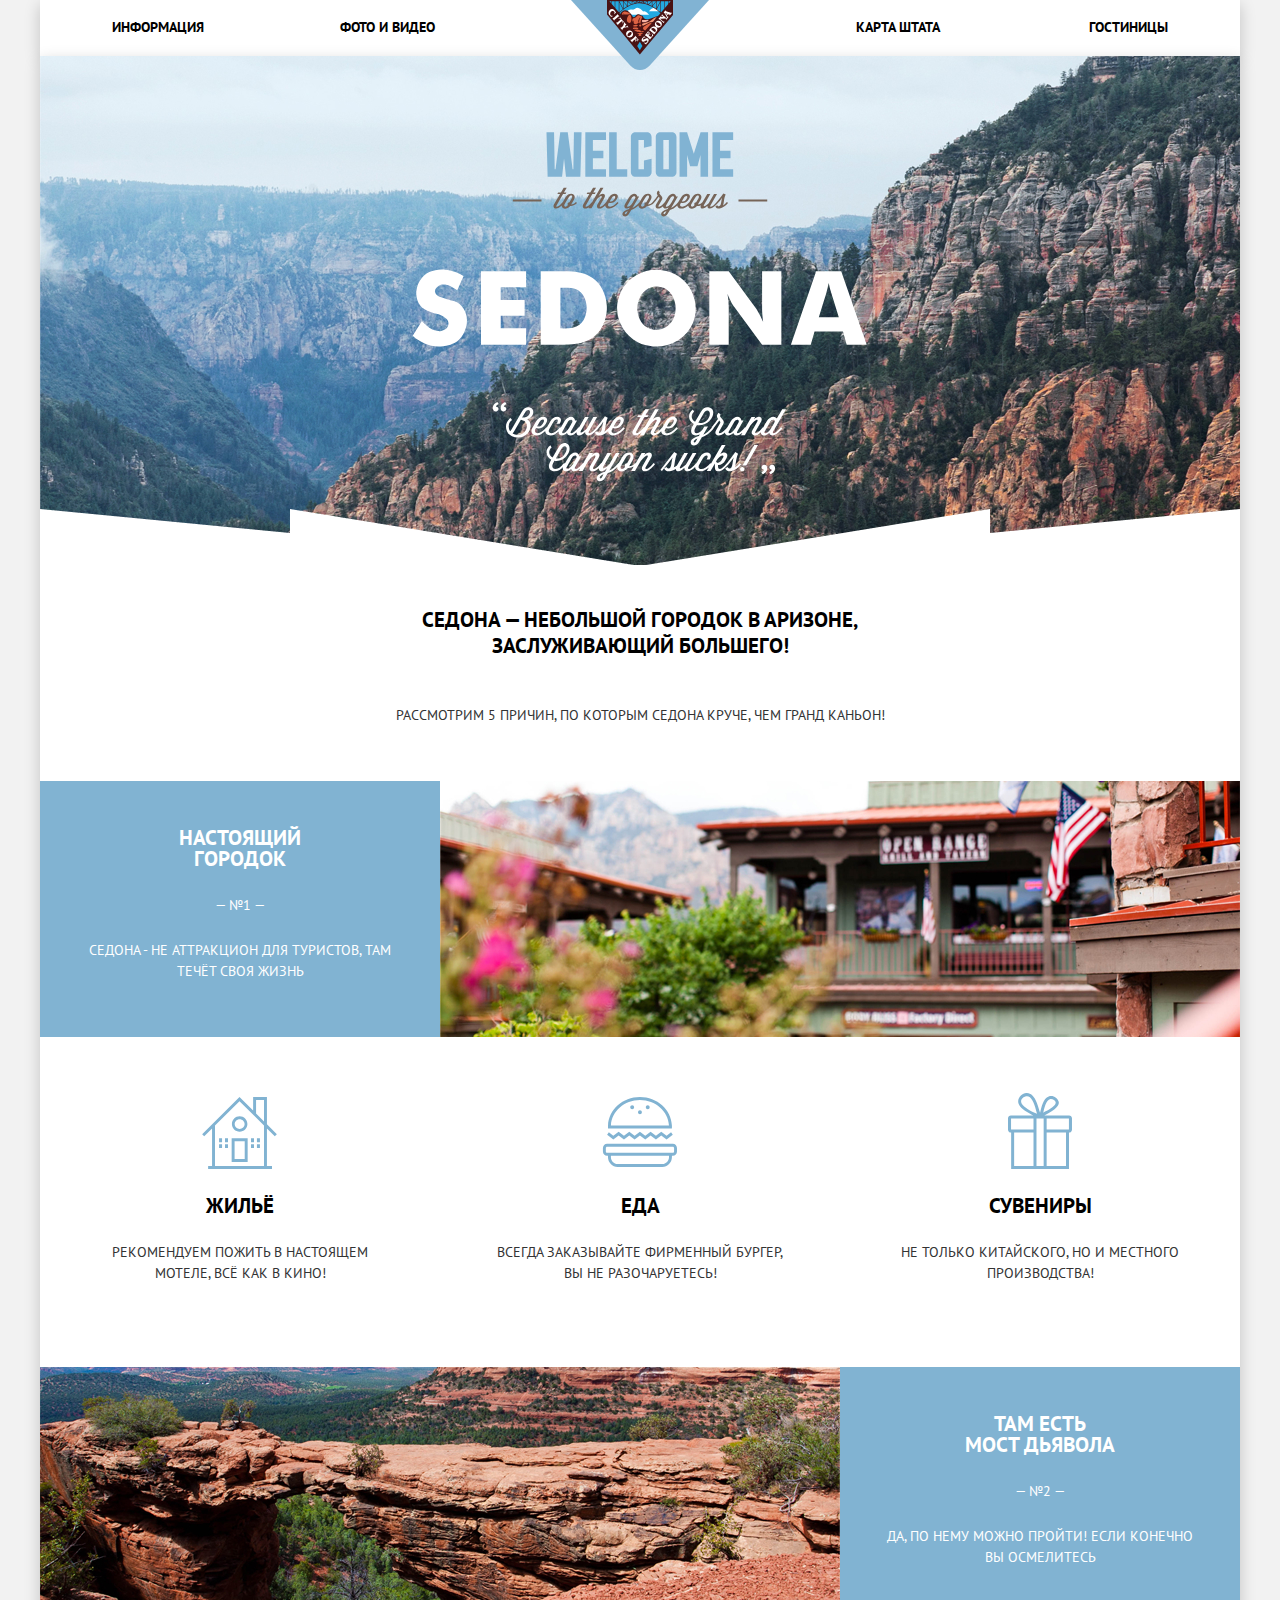
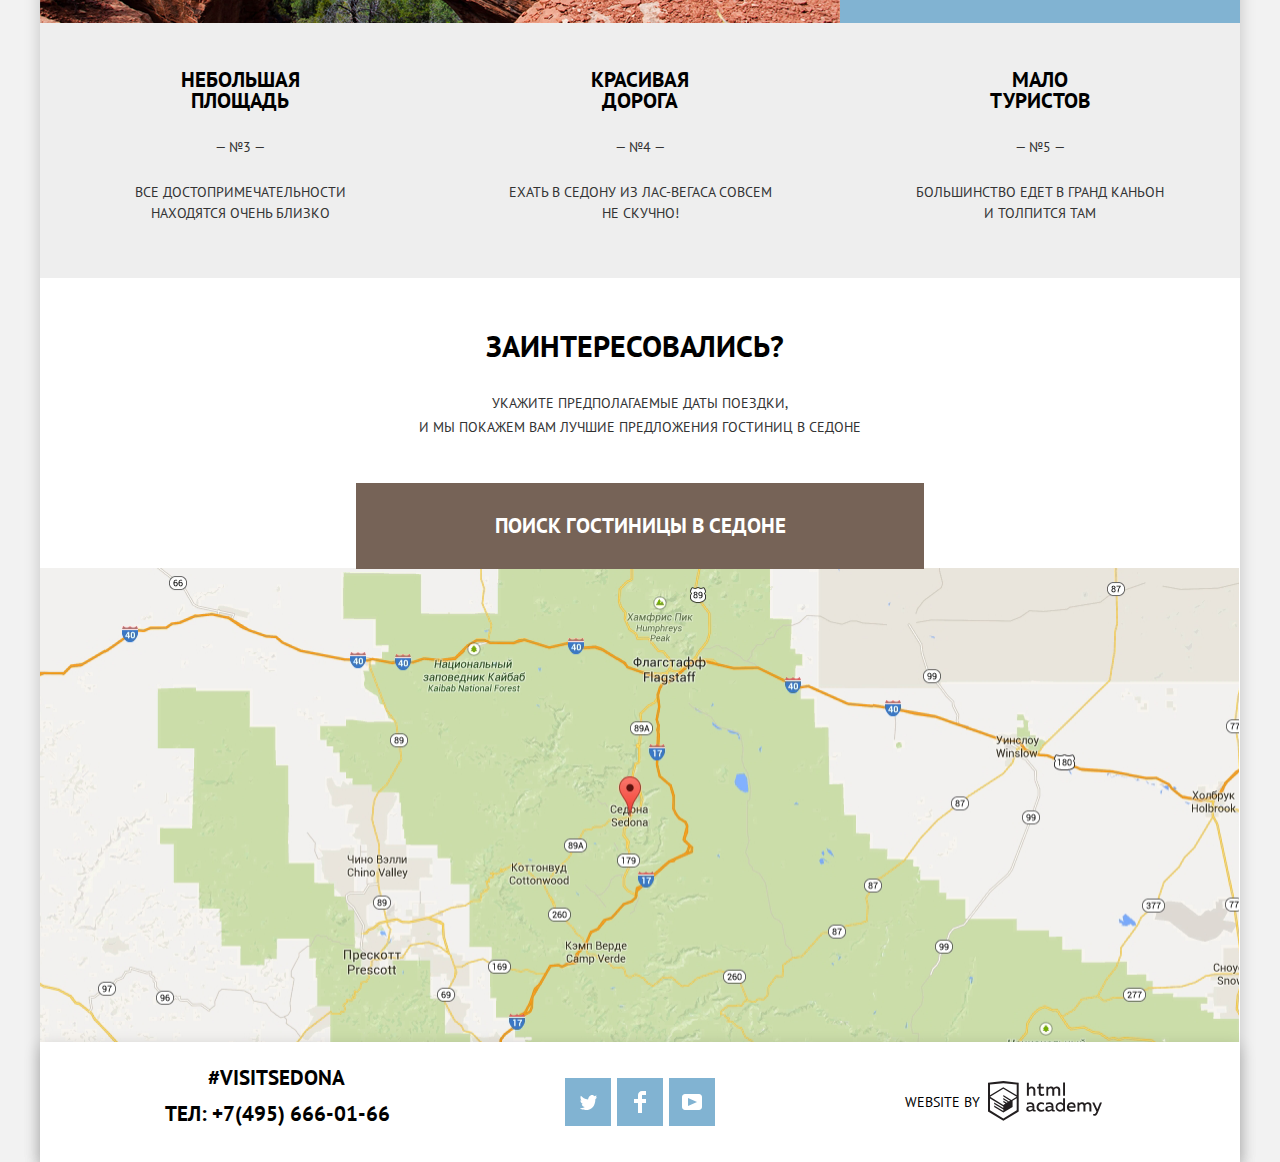
<file: index.html>
<!DOCTYPE html>
<html class="page" lang="ru">
  <head>
    <meta charset="utf-8">
    <title>HTML Academy: Седона</title>
    <link rel="stylesheet" href="css/normalize.min.css">
    <link rel="stylesheet" href="css/style.min.css">
    <link rel="icon" href="favicon.ico">
    <link rel="icon" href="img/favicon-152.svg" type="image/svg+xml">
    <link rel="apple-touch-icon" href="img/favicon-180.png">
    <link rel="manifest" href="manifest.webmanifest">
  </head>
  <body class="page-body">
  	<header class="main-header">
      <nav class="main-nav">
        <a class="main-logo">
    			<img src="img/logo.svg" width="138" height="70" alt="Логотип Седона">
    		</a>
        <ul class="site-nav">
      		<li class="site-nav-link"><a href="blank.html">Информация</a></li>
      		<li class="site-nav-link"><a href="blank.html">Фото и видео</a></li>
      		<li class="site-nav-link"><a href="blank.html">Карта штата</a></li>
      		<li class="site-nav-link"><a href="catalog.html">Гостиницы</a></li>
    		</ul>
  		</nav>
   	</header>

  	<main class="container">
  		<h1 class="visually-hidden">Аренда недвижимости в Седоне</h1>
  			<div class="main-img">
          <img class="main-img-welcome" src="img/welcome.svg" width="456" height="350" alt="Добро пожаловать">
        </div>   		
	
  		<section class="slogan">
  			<p class="slogan-title">Седона &mdash; небольшой городок в Аризоне,<br> заслуживающий большего!</p>
  			<p class="slogan-text">Рассмотрим 5 причин, по которым Седона круче, чем Гранд Каньон!</p>
  		</section> 

  		<section class="advantage">  
  			<h2 class="visually-hidden">Преимущество 1</h2>
  			<div class="advantage-content">
  				<h3 class="advantage-title">Настоящий<br> городок</h3>
  				<span>&mdash; №1 &mdash;</span>
  				<p class="advantage-text">Седона - не аттракцион для туристов, там<br> течёт своя жизнь</p>
  			</div>
        <div class="advantage-img">
          <img src="img/advantage-1.jpg" width="800" height="256" alt="Город">
        </div>
  		</section>

  		<section class="features">
  			<h2 class="visually-hidden">Особенности</h2>
  			<ul class="features-list">
  				<li class="features-item">
            <h3>Жильё</h3>
  					<p>Рекомендуем пожить в настоящем<br> мотеле, всё как в кино!</p>
  				</li>
  				<li class="features-item">
            <h3>Еда</h3>
    				<p class="features-text">Всегда заказывайте фирменный бургер,<br> вы не разочаруетесь!</p>
  				</li>
  				<li class="features-item">
            <h3>Сувениры</h3>
    				<p class="features-text">Не только китайского, но и местного<br> производства!</p>
  				</li>
  			</ul>
  		</section>

  		<section class="advantage">
  			<h2 class="visually-hidden">Преимущество 2</h2>
        <div class="advantage-img">
          <img src="img/advantage-2.jpg" width="800" height="256" alt="Мост дьявола">
        </div>
  			<div class="advantage-content">
  					<h3 class="advantage-title">Там есть<br> мост дьявола</h3>
  					<span>&mdash; №2 &mdash;</span>
  					<p class="advantage-text">Да, по нему можно пройти! Если конечно<br> вы осмелитесь</p>
  			</div>
  		</section>

  		<section class="advantage-other">
  			<h2 class="visually-hidden">Преимущества 3, 4, 5</h2>
  			<ul class="advantage-list-other">
  				<li class="advantage-item-other">
            <h3>Небольшая<br> площадь</h3>
    				<span>&mdash; №3 &mdash;</span>
    				<p>Все достопримечательности<br> находятся очень близко</p>
  				</li>
  				<li class="advantage-item-other">
            <h3>Красивая<br> дорога</h3>
    				<span>&mdash; №4 &mdash;</span>
    				<p>Ехать в Седону из Лас-Вегаса совсем<br> не скучно!</p>
  				</li>
  				<li class="advantage-item-other">
            <h3>Мало<br> туристов</h3>
    				<span>&mdash; №5 &mdash;</span>
    				<p>Большинство едет в Гранд Каньон<br> и толпится там</p>
  				</li>
  			</ul>
  		</section>

  		<section class="search">
  			<h2 class="visually-hidden">Поиск гостиницы в Седоне</h2>
        <div class="search-wrapper">
          <p class="search-lead">Заинтересовались?</p>
    			<p class="search-info">Укажите предполагаемые даты поездки, <br> и мы покажем вам лучшие предложения гостиниц в седоне</p>
          <a class="button button-modal" href="blank.html">Поиск гостиницы в Седоне</a>
        </div>

    		<div class="form-wrapper">
          <div class="search-form-wrapper">
      			<form class="search-form" action="https://echo.htmlacademy.ru/" method="post" target="_blank">
      				<div class="search-item">
      					<label class="search-date" for="check-in">Дата заезда:</label>
          			<input class="search-date-input" id="check-in" type="text" name="check-in-date" value="24 апреля 2017">
                <button class="calendar" aria-label="Выбор даты заезда">
                  <svg width="21" height="23" viewBox="0 0 21 23" fill="none" xmlns="http://www.w3.org/2000/svg">
                    <path fill-rule="evenodd" clip-rule="evenodd" d="M16.406 3.02498H19.251C20.217 3.02498 21 3.84698 21 4.86198V21.164C21 22.179 20.217 23 19.251 23H1.75C0.784 23 0 22.179 0 21.164V4.86198C0 3.84698 0.784 3.02498 1.75 3.02498H4.593V1.64798C4.593 1.26698 4.887 0.958984 5.25 0.958984C5.612 0.958984 5.906 1.26698 5.906 1.64798V3.02498H9.844V1.64798C9.844 1.26698 10.138 0.958984 10.501 0.958984C10.862 0.958984 11.156 1.26698 11.156 1.64798V3.02498H15.094V1.64798C15.094 1.26698 15.387 0.958984 15.75 0.958984C16.112 0.958984 16.406 1.26698 16.406 1.64798V3.02498ZM19.5646 21.484C19.6466 21.3979 19.691 21.2828 19.688 21.164H19.689V4.86198C19.689 4.60898 19.493 4.40298 19.252 4.40298H16.407V5.78098C16.407 6.16198 16.113 6.46998 15.751 6.46998C15.388 6.46998 15.095 6.16198 15.095 5.78098V4.40298H11.157V5.78098C11.157 6.16198 10.863 6.46998 10.502 6.46998C10.139 6.46998 9.845 6.16198 9.845 5.78098V4.40298H5.907V5.78098C5.907 6.16198 5.613 6.46998 5.251 6.46998C4.888 6.46998 4.594 6.16198 4.594 5.78098V4.40298H1.75C1.50263 4.40953 1.30696 4.61458 1.312 4.86198V21.164C1.30696 21.4114 1.50263 21.6164 1.75 21.623H19.251C19.3698 21.6201 19.4826 21.5701 19.5646 21.484Z" fill="#A9A9A9"/>
                    <path fill-rule="evenodd" clip-rule="evenodd" d="M4.59399 9.2251H7.21899V11.2911H4.59399V9.2251ZM4.59399 12.6681H7.21899V14.7351H4.59399V12.6681ZM7.21899 16.1121H4.59399V18.1781H7.21899V16.1121ZM9.18799 16.1121H11.813V18.1781H9.18799V16.1121ZM11.813 12.6681H9.18799V14.7351H11.813V12.6681ZM9.18799 9.2251H11.813V11.2911H9.18799V9.2251ZM16.406 16.1121H13.781V18.1781H16.406V16.1121ZM13.781 12.6681H16.406V14.7351H13.781V12.6681ZM16.406 9.2251H13.781V11.2911H16.406V9.2251Z" fill="#A9A9A9"/>
                  </svg>
                </button>
          		</div>
          		<div class="search-item">
          			<label class="search-date" for="departure">Дата выезда:</label>
          			<input class="search-date-input" id="departure" type="text" name="date-of-departure" value="4 июля 2017">
                <button class="calendar" aria-label="Выбор даты выезда">
                  <svg width="21" height="23" viewBox="0 0 21 23" fill="none" xmlns="http://www.w3.org/2000/svg">
                    <path fill-rule="evenodd" clip-rule="evenodd" d="M16.406 3.02498H19.251C20.217 3.02498 21 3.84698 21 4.86198V21.164C21 22.179 20.217 23 19.251 23H1.75C0.784 23 0 22.179 0 21.164V4.86198C0 3.84698 0.784 3.02498 1.75 3.02498H4.593V1.64798C4.593 1.26698 4.887 0.958984 5.25 0.958984C5.612 0.958984 5.906 1.26698 5.906 1.64798V3.02498H9.844V1.64798C9.844 1.26698 10.138 0.958984 10.501 0.958984C10.862 0.958984 11.156 1.26698 11.156 1.64798V3.02498H15.094V1.64798C15.094 1.26698 15.387 0.958984 15.75 0.958984C16.112 0.958984 16.406 1.26698 16.406 1.64798V3.02498ZM19.5646 21.484C19.6466 21.3979 19.691 21.2828 19.688 21.164H19.689V4.86198C19.689 4.60898 19.493 4.40298 19.252 4.40298H16.407V5.78098C16.407 6.16198 16.113 6.46998 15.751 6.46998C15.388 6.46998 15.095 6.16198 15.095 5.78098V4.40298H11.157V5.78098C11.157 6.16198 10.863 6.46998 10.502 6.46998C10.139 6.46998 9.845 6.16198 9.845 5.78098V4.40298H5.907V5.78098C5.907 6.16198 5.613 6.46998 5.251 6.46998C4.888 6.46998 4.594 6.16198 4.594 5.78098V4.40298H1.75C1.50263 4.40953 1.30696 4.61458 1.312 4.86198V21.164C1.30696 21.4114 1.50263 21.6164 1.75 21.623H19.251C19.3698 21.6201 19.4826 21.5701 19.5646 21.484Z" fill="#A9A9A9"/>
                    <path fill-rule="evenodd" clip-rule="evenodd" d="M4.59399 9.2251H7.21899V11.2911H4.59399V9.2251ZM4.59399 12.6681H7.21899V14.7351H4.59399V12.6681ZM7.21899 16.1121H4.59399V18.1781H7.21899V16.1121ZM9.18799 16.1121H11.813V18.1781H9.18799V16.1121ZM11.813 12.6681H9.18799V14.7351H11.813V12.6681ZM9.18799 9.2251H11.813V11.2911H9.18799V9.2251ZM16.406 16.1121H13.781V18.1781H16.406V16.1121ZM13.781 12.6681H16.406V14.7351H13.781V12.6681ZM16.406 9.2251H13.781V11.2911H16.406V9.2251Z" fill="#A9A9A9"/>
                  </svg>
                </button>
          		</div>
          		<div class="search-item">
          			<label class="quantity" for="adults">Взрослые:</label>
                <div class="wrapper-plus-minus">
                  <input class="quantity-input" id="adults" type="text" name="quantity" value="2"> 
                  <button class="minus adults-minus" aria-label="Взрослые убавить">
                    <svg width="12" height="3" viewBox="0 0 12 3" fill="none" xmlns="http://www.w3.org/2000/svg">
                      <rect width="12" height="3" fill="#A9A9A9"/>
                    </svg>
                  </button>
                  <button class="plus adults-plus" aria-label="Взрослые добавить">
                    <svg width="11" height="11" viewBox="0 0 11 11" fill="none" xmlns="http://www.w3.org/2000/svg">
                      <path fill-rule="evenodd" clip-rule="evenodd" d="M4.23086 6.76932V11H6.76932V6.76932H11V4.23086H6.76932V0H4.23085V4.23086H0V6.76932H4.23086Z" fill="#A9A9A9"/>
                    </svg>
                  </button>
                </div>
          			 <label class="quantity" for="children">Дети:</label>
          			 <div class="wrapper-plus-minus">
                  <input class="quantity-input quantity-input-children" id="children" type="text" name="quantity" value="0">
                  <button class="minus child-minus" aria-label="Дети убавить">
                    <svg width="12" height="3" viewBox="0 0 12 3" fill="none" xmlns="http://www.w3.org/2000/svg">
                      <rect width="12" height="3" fill="#A9A9A9"/>
                    </svg>
                  </button>
                <button class="plus child-plus" aria-label="Дети добавить">
                  <svg width="11" height="11" viewBox="0 0 11 11" fill="none" xmlns="http://www.w3.org/2000/svg">
                    <path fill-rule="evenodd" clip-rule="evenodd" d="M4.23086 6.76932V11H6.76932V6.76932H11V4.23086H6.76932V0H4.23085V4.23086H0V6.76932H4.23086Z" fill="#A9A9A9"/>
                  </svg>
                </button>
                </div>
          		</div>
      				<button class="button button-search" type="submit">Найти</button>
      			</form> 
        </div>
      </div>

        <div class="map">
          <img src="img/map.png" width="1199" height="594" alt="Карта">
          <iframe src="https://www.google.com/maps/embed?pb=!1m18!1m12!1m3!1d52385.13565760287!2d-111.8301579895027!3d34.8544438155023!2m3!1f0!2f0!3f0!3m2!1i1024!2i768!4f13.1!3m3!1m2!1s0x872da132f942b00d%3A0x5548c523fa6c8efd!2z0KHQtdC00L7QvdCwLCDQkNGA0LjQt9C-0L3QsCA4NjMzNiwg0KHQqNCQ!5e0!3m2!1sru!2sru!4v1616138880351!5m2!1sru!2sru" width="1199" height="594" style="border:0;" allowfullscreen="" loading="lazy"></iframe>
        </div>
    	</section>
  	</main>

  		<footer class="footer-main footer">
        <section class="footer-contacts">
          <h2 class="visually-hidden">Контакты</h2>
            <p class="footer-text">#VISITSEDONA </p>
            <p class="footer-phone" >ТЕЛ: <a href="tel:+74956660166">+7(495) 666-01-66</a></p>
        </section>
        
        <section class="footer-social"> 
          <h2 class="visually-hidden">Соцсети</h2>
          <ul class="social-list">
            <li class="social-item">
              <a class="social social-twitter" href="#" aria-label="Мы в Twitter">
                <svg width="17" height="17" viewBox="0 0 17 17" fill="none" xmlns="http://www.w3.org/2000/svg">
                  <path d="M10.95 1.14409C12.635 0.648089 13.934 1.41409 14.527 2.32309C15.2 2.09209 15.858 1.84209 16.538 1.61509C16.5249 2.30145 16.2117 2.94761 15.681 3.38309C16.366 3.55309 16.985 2.89209 16.985 2.89209C16.816 3.89209 15.979 4.68009 15.422 4.91609C15.191 11.6661 12.247 16.1331 5.34498 15.9981H4.89898C4.48898 15.9981 0.734977 15.5381 0.000976562 14.1111C2.27198 14.3071 3.89398 13.6891 4.69398 12.9341C3.73398 12.6341 2.01498 12.4571 1.71498 9.98409C2.06398 10.0901 2.27898 10.2121 2.90498 10.1031C1.70498 9.24709 0.373977 8.53009 0.447977 6.33009C0.732977 6.65809 1.51498 6.86609 1.78798 6.80209C1.08498 6.56109 -0.182023 3.44209 0.893977 1.85009C2.71198 3.70409 4.62898 5.45609 8.04598 5.62309C8.25398 3.33009 9.18298 1.79309 10.95 1.14409Z" fill="white"/>
                </svg>
              </a>
            </li>
            <li class="social-item">
              <a  class="social social-facebook" href="#" aria-label="Мы в Facebook">
                <svg width="12" height="22" viewBox="0 0 12 22" fill="white" xmlns="http://www.w3.org/2000/svg">
                  <path d="M12 4V0H8C5.79086 0 4 1.79086 4 4V8H0V12H4V22H8V12H12V8H8V4H12Z" fill="white"/>
                </svg>
              </a>
            </li>
            <li class="social-item">
              <a  class="social social-youtube" href="#" aria-label="Мы в Youtube">
                <svg width="20" height="16" viewBox="0 0 20 16" fill="none" xmlns="http://www.w3.org/2000/svg">
                  <path fill-rule="evenodd" clip-rule="evenodd" d="M3 0H17C18.65 0 20 1.35 20 3V13C20 14.65 18.65 16 17 16H3C1.35 16 0 14.65 0 13V3C0 1.35 1.35 0 3 0ZM6.027 4.002V11.998L15.014 8L6.027 4.002Z" fill="white"/>
                </svg>
              </a>                
            </li>
          </ul>
  			</section>
  			
        <section class="footer-copyright">
  				<span>WEBSITE BY</span>
  				<a class="link-copy" href="https://htmlacademy.ru/intensive/htmlcss" aria-label="Сайт Htmlacademy">
  					<svg width="115" height="41" viewBox="0 0 115 41" fill="none" xmlns="http://www.w3.org/2000/svg">
              <path fill-rule="evenodd" clip-rule="evenodd" d="M15.5197 1.05737H15.3509L0 2.71895V31.4945L15.3509 40.8382L30.7018 31.4945V2.71895L15.5197 1.05737ZM77.0183 2.62185H75.0876V15.7311H77.0183V2.62185ZM40.8619 2.63264V7.76843C41.6131 6.9864 42.6386 6.5436 43.7105 6.53843C44.6823 6.47908 45.6329 6.84495 46.3253 7.54479C47.0177 8.24462 47.3866 9.21244 47.3399 10.2068V15.7634H45.367V10.4658C45.4231 9.94897 45.2754 9.43059 44.9566 9.02553C44.6377 8.62047 44.174 8.36218 43.6683 8.3079H43.3518C42.3456 8.36979 41.4321 8.9295 40.9041 9.80764V15.7634H38.8995V2.63264H40.8619ZM77.0183 31.4837H75.2775V30.0595C74.4828 31.1353 73.23 31.7538 71.9119 31.7211C69.4751 31.5528 67.5825 29.4822 67.5825 26.9845C67.5825 24.4867 69.4751 22.4162 71.9119 22.2479C73.1195 22.2052 74.2818 22.7203 75.0771 23.6505V18.3205H77.0183V31.4837ZM47.0656 30.0595C47.263 30.0515 47.4583 30.0152 47.6459 29.9516V31.3866C47.2482 31.5404 46.826 31.6172 46.4009 31.6132C45.6482 31.6769 44.9394 31.2429 44.639 30.5342C43.7036 31.31 42.5302 31.7227 41.3261 31.6995C39.733 31.6995 38.256 30.804 38.256 28.9482C38.256 26.65 40.3661 25.9379 42.1702 25.9379C42.9402 25.9505 43.707 26.0408 44.4596 26.2076V25.884C44.4596 24.805 43.6578 23.9742 42.1491 23.9742C41.0585 23.9764 39.9804 24.2116 38.9839 24.6647V22.8305C40.0678 22.451 41.204 22.2506 42.3495 22.2371C44.8394 22.2371 46.3693 23.4455 46.3693 26.1753V29.4121C46.3546 29.5668 46.401 29.721 46.4981 29.8406C46.5951 29.9601 46.7349 30.035 46.8862 30.0487H47.0656V30.0595ZM40.2711 28.8403C40.298 29.229 40.4761 29.5905 40.7655 29.844C41.055 30.0974 41.4317 30.2217 41.8115 30.189H41.9275C42.8819 30.1906 43.7973 29.8022 44.4702 29.11V27.5779C43.842 27.4414 43.2026 27.3655 42.5605 27.3513C41.5055 27.3513 40.2817 27.7074 40.2817 28.8403H40.2711ZM56.0229 22.9384C55.1962 22.4632 54.2596 22.2246 53.3115 22.2479H52.9422C51.7332 22.2873 50.5891 22.8166 49.7619 23.7192C48.9347 24.6218 48.4923 25.8236 48.5321 27.06V27.5024C48.6957 30.0004 50.805 31.8921 53.2482 31.7318C54.2519 31.7555 55.2477 31.5452 56.1601 31.1168V29.2718C55.3769 29.7215 54.4945 29.9591 53.5963 29.9624C52.5199 30.0288 51.4963 29.4793 50.9385 28.5356C50.3806 27.5918 50.3806 26.4095 50.9385 25.4658C51.4963 24.522 52.5199 23.9725 53.5963 24.039C54.461 24.0357 55.3066 24.2989 56.0229 24.7942V22.9384ZM66.1514 30.0595C66.3488 30.0515 66.5441 30.0152 66.7317 29.9516V31.3866C66.334 31.5404 65.9118 31.6172 65.4867 31.6132C64.734 31.6769 64.0252 31.2429 63.7248 30.5342C62.7894 31.31 61.616 31.7227 60.4119 31.6995C58.8188 31.6995 57.3417 30.804 57.3417 28.9482C57.3417 26.65 59.4518 25.9379 61.256 25.9379C62.0259 25.9505 62.7928 26.0408 63.5454 26.2076V25.884C63.5454 24.805 62.7436 23.9742 61.2349 23.9742C60.1443 23.9764 59.0662 24.2116 58.0697 24.6647V22.8305C59.1536 22.451 60.2897 22.2506 61.4353 22.2371C63.9252 22.2371 65.455 23.4455 65.455 26.1753V29.4121C65.4404 29.5668 65.4868 29.721 65.5838 29.8406C65.6809 29.9601 65.8207 30.035 65.972 30.0487H66.1514V30.0595ZM59.855 29.8481C59.5632 29.5943 59.3837 29.2311 59.3569 28.8403H59.378C59.378 27.7074 60.5385 27.3513 61.6569 27.3513C62.299 27.3655 62.9383 27.4414 63.5665 27.5779V29.11C62.8937 29.8022 61.9782 30.1906 61.0239 30.189H60.9078C60.5263 30.2247 60.1469 30.1019 59.855 29.8481ZM69.3271 26.9305C69.3271 25.2859 70.6308 23.9526 72.239 23.9526L72.2601 24.0066C73.4742 24.0066 74.5742 24.7382 75.0665 25.8732V28.0311C74.5856 29.1871 73.4673 29.9296 72.239 29.9084C70.6308 29.9084 69.3271 28.5752 69.3271 26.9305ZM83.3486 22.2479C86.8408 22.2479 88.0541 25.1395 87.4844 27.7397H80.922C81.1436 29.3582 82.6839 30.0163 84.2876 30.0163C85.2509 30.0196 86.2027 29.8021 87.0729 29.3797V31.1061C86.0736 31.5421 84.9939 31.7519 83.9078 31.7211C81.2385 31.7211 78.8963 30.189 78.8963 26.9521C78.8362 25.7502 79.2482 24.5736 80.0408 23.6841C80.8334 22.7945 81.9408 22.2658 83.1165 22.2155H83.3486V22.2479ZM80.8693 26.1753C80.9704 24.8237 82.1216 23.8104 83.4436 23.9095H83.4858C84.1064 23.8531 84.7196 24.08 85.1612 24.5295C85.6028 24.979 85.8275 25.6051 85.7752 26.24H80.8693V26.1753ZM89.489 31.4621V22.4961H91.2298V23.575C91.9777 22.7197 93.041 22.2229 94.1628 22.2047C95.2951 22.1328 96.3712 22.7163 96.9482 23.7153C97.7407 22.8335 98.8477 22.3161 100.018 22.2803C100.952 22.2327 101.859 22.6011 102.507 23.2901C103.154 23.9792 103.478 24.9213 103.394 25.8732V31.4837H101.39V25.9271C101.437 25.4734 101.306 25.0191 101.024 24.6647C100.743 24.3104 100.336 24.0852 99.8917 24.039H99.6174C98.7512 24.0941 97.9525 24.536 97.4335 25.2474V31.4837H95.4289V25.9271C95.4728 25.47 95.3357 25.0139 95.0481 24.6611C94.7606 24.3082 94.3467 24.088 93.8991 24.0497H93.6881C92.7466 24.1344 91.8915 24.6449 91.3564 25.4416V31.5161H89.5312L89.489 31.4621ZM113.977 22.4745H111.972L109.324 29.2718L106.306 22.4853H104.196L108.417 31.5484L108.237 32.0016C107.72 33.3611 107.003 34.0516 106.053 34.0516C105.75 34.0548 105.447 34.0112 105.156 33.9221V35.6161C105.536 35.7125 105.926 35.7632 106.317 35.7671C107.646 35.7671 108.902 35.0226 109.851 32.6813L113.977 22.4745ZM52.689 6.78658V3.54974L50.7266 4.01369V6.73264H49.144V8.49132H50.7899V12.9905C50.7231 13.817 51.0244 14.6301 51.61 15.2038C52.1955 15.7775 53.0028 16.0505 53.8073 15.9468C54.5996 15.9535 55.3875 15.8259 56.139 15.5692V13.8429C55.5727 14.0781 54.9672 14.199 54.356 14.199C53.2165 14.199 52.689 13.8105 52.689 12.6237V8.5129H55.8541V6.78658H52.689ZM58.3862 15.7526V6.75421H60.1376V7.83316C60.8811 6.97655 61.9403 6.476 63.0601 6.45211C64.1624 6.38099 65.2146 6.93142 65.8032 7.88711C66.5958 7.00534 67.7028 6.48794 68.8734 6.45211C69.8138 6.41462 70.7233 6.79859 71.364 7.50353C72.0046 8.20846 72.3126 9.16418 72.2073 10.1205V15.7418H70.2028V10.1853C70.2499 9.73151 70.1184 9.27721 69.8373 8.92287C69.5561 8.56853 69.1485 8.34334 68.7046 8.29711H68.4619C67.5957 8.35228 66.797 8.7942 66.278 9.50553V15.7418H64.2734V10.1853C64.3206 9.73151 64.1891 9.27721 63.9079 8.92287C63.6268 8.56853 63.2191 8.34334 62.7752 8.29711H62.5326C61.5911 8.38181 60.736 8.89229 60.2009 9.68895V15.7634H58.3862V15.7526ZM28.6972 30.3033L28.7078 30.2968L28.6972 30.3184V30.3033ZM28.6972 18.3205V30.3033L15.3509 38.4321L2.00459 30.3184V18.5147L15.2876 26.6068V28.0311L6.18257 22.5284V23.9418L15.3404 29.5632V31.0629L6.19312 25.4955V26.9521L15.3509 32.5734L24.5826 26.9197V20.8129L28.6972 18.3205ZM28.7078 16.7776L25.0362 18.9355L23.3482 20.0145L15.3087 15.0837V16.4971L22.156 20.7266L22.0083 20.8237L20.9532 21.4063L15.2876 17.9537V19.3995L19.761 22.1184L18.706 22.8413L15.3298 20.7913V22.2047L17.5454 23.5426L15.2982 24.9021L2.11009 16.864L15.3087 8.72869L28.7078 16.7776ZM15.2876 7.27211L28.7078 15.3534V4.56395L15.3615 3.12895L2.01514 4.56395V15.3534L15.2876 7.27211Z" fill="#231F20"/>
            </svg>
  				</a>
  			</section>
  		</footer>
    <script src="js/script.min.js"></script>
  </body>
</html>
</file>
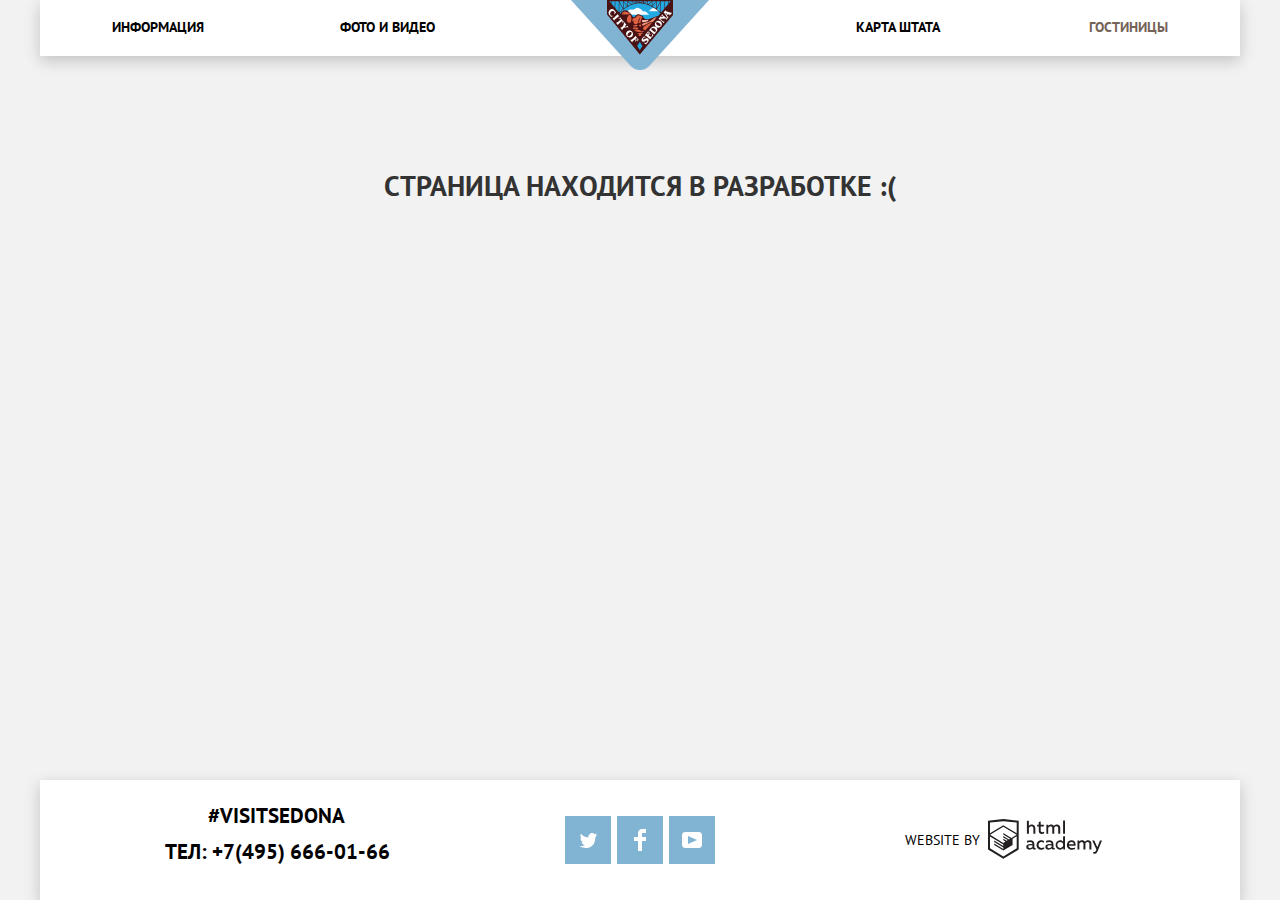
<file: blank.html>
<!DOCTYPE html>
<html class="page" lang="ru">
  <head>
    <meta charset="utf-8">
    <title>HTML Academy: Седона</title>
    <link rel="stylesheet" href="css/normalize.min.css">
    <link rel="stylesheet" href="css/style.min.css">  
    <link rel="icon" href="favicon.ico">
    <link rel="icon" href="img/favicon-152.svg" type="image/svg+xml">
    <link rel="apple-touch-icon" href="img/favicon-180.png">
    <link rel="manifest" href="manifest.webmanifest">
  </head>
  <body class="page-body">
    <header class="main-header">
    <nav class="main-nav">
      <a  class="main-logo" href="index.html">
        <img src="img/logo.svg" width="138" height="70" alt="Логотип Седона">
      </a>
        <ul class="site-nav">
          <li class="site-nav-link"><a href="blank.html">Информация</a></li>
          <li class="site-nav-link"><a href="blank.html">Фото и видео</a></li>
          <li class="site-nav-link"><a href="blank.html">Карта штата</a></li>
          <li class="site-nav-link site-nav-link-current"><a href="catalog.html">Гостиницы</a></li>
        </ul>
      </nav>
    </header>

    <main>
      <h1 class="title-blank">Страница находится в разработке :(</h1>

    </main>

    <footer class="footer">

        <section class="footer-contacts">
          <h2 class="visually-hidden">Контакты</h2>
            <p class="footer-text">#VISITSEDONA</p>
            <p class="footer-phone">ТЕЛ: <a href="tel:+74956660166">+7(495) 666-01-66</a></p>
        </section>
        
        <section class="footer-social"> 
          <h2 class="visually-hidden">Соцсети</h2>
          <ul class="social-list">
            <li class="social-item">
              <a class="social social-twitter" href="#"><span class="visually-hidden">Twitter</span>
                <svg width="17" height="17" viewBox="0 0 17 17" fill="none" xmlns="http://www.w3.org/2000/svg">
                  <path d="M10.95 1.14409C12.635 0.648089 13.934 1.41409 14.527 2.32309C15.2 2.09209 15.858 1.84209 16.538 1.61509C16.5249 2.30145 16.2117 2.94761 15.681 3.38309C16.366 3.55309 16.985 2.89209 16.985 2.89209C16.816 3.89209 15.979 4.68009 15.422 4.91609C15.191 11.6661 12.247 16.1331 5.34498 15.9981H4.89898C4.48898 15.9981 0.734977 15.5381 0.000976562 14.1111C2.27198 14.3071 3.89398 13.6891 4.69398 12.9341C3.73398 12.6341 2.01498 12.4571 1.71498 9.98409C2.06398 10.0901 2.27898 10.2121 2.90498 10.1031C1.70498 9.24709 0.373977 8.53009 0.447977 6.33009C0.732977 6.65809 1.51498 6.86609 1.78798 6.80209C1.08498 6.56109 -0.182023 3.44209 0.893977 1.85009C2.71198 3.70409 4.62898 5.45609 8.04598 5.62309C8.25398 3.33009 9.18298 1.79309 10.95 1.14409Z" fill="white"/>
                </svg>
              </a>
            </li>
            <li class="social-item">
              <a  class="social social-facebook" href="#"><span class="visually-hidden">Facebook</span>
                <svg width="12" height="22" viewBox="0 0 12 22" fill="white" xmlns="http://www.w3.org/2000/svg">
                  <path d="M12 4V0H8C5.79086 0 4 1.79086 4 4V8H0V12H4V22H8V12H12V8H8V4H12Z" fill="white"/>
                </svg>
              </a>
            </li>
            <li class="social-item">
              <a  class="social social-youtube" href="#"><span class="visually-hidden">Youtobe</span>
                <svg width="20" height="16" viewBox="0 0 20 16" fill="none" xmlns="http://www.w3.org/2000/svg">
                  <path fill-rule="evenodd" clip-rule="evenodd" d="M3 0H17C18.65 0 20 1.35 20 3V13C20 14.65 18.65 16 17 16H3C1.35 16 0 14.65 0 13V3C0 1.35 1.35 0 3 0ZM6.027 4.002V11.998L15.014 8L6.027 4.002Z" fill="white"/>
                </svg>
              </a>                
            </li>
          </ul>
        </section>

        <section class="footer-copyright">
          <span>WEBSITE BY</span>
          <a class="link-copy" href="https://htmlacademy.ru/intensive/htmlcss">
            <svg width="115" height="41" viewBox="0 0 115 41" fill="none" xmlns="http://www.w3.org/2000/svg">
              <path fill-rule="evenodd" clip-rule="evenodd" d="M15.5197 1.05737H15.3509L0 2.71895V31.4945L15.3509 40.8382L30.7018 31.4945V2.71895L15.5197 1.05737ZM77.0183 2.62185H75.0876V15.7311H77.0183V2.62185ZM40.8619 2.63264V7.76843C41.6131 6.9864 42.6386 6.5436 43.7105 6.53843C44.6823 6.47908 45.6329 6.84495 46.3253 7.54479C47.0177 8.24462 47.3866 9.21244 47.3399 10.2068V15.7634H45.367V10.4658C45.4231 9.94897 45.2754 9.43059 44.9566 9.02553C44.6377 8.62047 44.174 8.36218 43.6683 8.3079H43.3518C42.3456 8.36979 41.4321 8.9295 40.9041 9.80764V15.7634H38.8995V2.63264H40.8619ZM77.0183 31.4837H75.2775V30.0595C74.4828 31.1353 73.23 31.7538 71.9119 31.7211C69.4751 31.5528 67.5825 29.4822 67.5825 26.9845C67.5825 24.4867 69.4751 22.4162 71.9119 22.2479C73.1195 22.2052 74.2818 22.7203 75.0771 23.6505V18.3205H77.0183V31.4837ZM47.0656 30.0595C47.263 30.0515 47.4583 30.0152 47.6459 29.9516V31.3866C47.2482 31.5404 46.826 31.6172 46.4009 31.6132C45.6482 31.6769 44.9394 31.2429 44.639 30.5342C43.7036 31.31 42.5302 31.7227 41.3261 31.6995C39.733 31.6995 38.256 30.804 38.256 28.9482C38.256 26.65 40.3661 25.9379 42.1702 25.9379C42.9402 25.9505 43.707 26.0408 44.4596 26.2076V25.884C44.4596 24.805 43.6578 23.9742 42.1491 23.9742C41.0585 23.9764 39.9804 24.2116 38.9839 24.6647V22.8305C40.0678 22.451 41.204 22.2506 42.3495 22.2371C44.8394 22.2371 46.3693 23.4455 46.3693 26.1753V29.4121C46.3546 29.5668 46.401 29.721 46.4981 29.8406C46.5951 29.9601 46.7349 30.035 46.8862 30.0487H47.0656V30.0595ZM40.2711 28.8403C40.298 29.229 40.4761 29.5905 40.7655 29.844C41.055 30.0974 41.4317 30.2217 41.8115 30.189H41.9275C42.8819 30.1906 43.7973 29.8022 44.4702 29.11V27.5779C43.842 27.4414 43.2026 27.3655 42.5605 27.3513C41.5055 27.3513 40.2817 27.7074 40.2817 28.8403H40.2711ZM56.0229 22.9384C55.1962 22.4632 54.2596 22.2246 53.3115 22.2479H52.9422C51.7332 22.2873 50.5891 22.8166 49.7619 23.7192C48.9347 24.6218 48.4923 25.8236 48.5321 27.06V27.5024C48.6957 30.0004 50.805 31.8921 53.2482 31.7318C54.2519 31.7555 55.2477 31.5452 56.1601 31.1168V29.2718C55.3769 29.7215 54.4945 29.9591 53.5963 29.9624C52.5199 30.0288 51.4963 29.4793 50.9385 28.5356C50.3806 27.5918 50.3806 26.4095 50.9385 25.4658C51.4963 24.522 52.5199 23.9725 53.5963 24.039C54.461 24.0357 55.3066 24.2989 56.0229 24.7942V22.9384ZM66.1514 30.0595C66.3488 30.0515 66.5441 30.0152 66.7317 29.9516V31.3866C66.334 31.5404 65.9118 31.6172 65.4867 31.6132C64.734 31.6769 64.0252 31.2429 63.7248 30.5342C62.7894 31.31 61.616 31.7227 60.4119 31.6995C58.8188 31.6995 57.3417 30.804 57.3417 28.9482C57.3417 26.65 59.4518 25.9379 61.256 25.9379C62.0259 25.9505 62.7928 26.0408 63.5454 26.2076V25.884C63.5454 24.805 62.7436 23.9742 61.2349 23.9742C60.1443 23.9764 59.0662 24.2116 58.0697 24.6647V22.8305C59.1536 22.451 60.2897 22.2506 61.4353 22.2371C63.9252 22.2371 65.455 23.4455 65.455 26.1753V29.4121C65.4404 29.5668 65.4868 29.721 65.5838 29.8406C65.6809 29.9601 65.8207 30.035 65.972 30.0487H66.1514V30.0595ZM59.855 29.8481C59.5632 29.5943 59.3837 29.2311 59.3569 28.8403H59.378C59.378 27.7074 60.5385 27.3513 61.6569 27.3513C62.299 27.3655 62.9383 27.4414 63.5665 27.5779V29.11C62.8937 29.8022 61.9782 30.1906 61.0239 30.189H60.9078C60.5263 30.2247 60.1469 30.1019 59.855 29.8481ZM69.3271 26.9305C69.3271 25.2859 70.6308 23.9526 72.239 23.9526L72.2601 24.0066C73.4742 24.0066 74.5742 24.7382 75.0665 25.8732V28.0311C74.5856 29.1871 73.4673 29.9296 72.239 29.9084C70.6308 29.9084 69.3271 28.5752 69.3271 26.9305ZM83.3486 22.2479C86.8408 22.2479 88.0541 25.1395 87.4844 27.7397H80.922C81.1436 29.3582 82.6839 30.0163 84.2876 30.0163C85.2509 30.0196 86.2027 29.8021 87.0729 29.3797V31.1061C86.0736 31.5421 84.9939 31.7519 83.9078 31.7211C81.2385 31.7211 78.8963 30.189 78.8963 26.9521C78.8362 25.7502 79.2482 24.5736 80.0408 23.6841C80.8334 22.7945 81.9408 22.2658 83.1165 22.2155H83.3486V22.2479ZM80.8693 26.1753C80.9704 24.8237 82.1216 23.8104 83.4436 23.9095H83.4858C84.1064 23.8531 84.7196 24.08 85.1612 24.5295C85.6028 24.979 85.8275 25.6051 85.7752 26.24H80.8693V26.1753ZM89.489 31.4621V22.4961H91.2298V23.575C91.9777 22.7197 93.041 22.2229 94.1628 22.2047C95.2951 22.1328 96.3712 22.7163 96.9482 23.7153C97.7407 22.8335 98.8477 22.3161 100.018 22.2803C100.952 22.2327 101.859 22.6011 102.507 23.2901C103.154 23.9792 103.478 24.9213 103.394 25.8732V31.4837H101.39V25.9271C101.437 25.4734 101.306 25.0191 101.024 24.6647C100.743 24.3104 100.336 24.0852 99.8917 24.039H99.6174C98.7512 24.0941 97.9525 24.536 97.4335 25.2474V31.4837H95.4289V25.9271C95.4728 25.47 95.3357 25.0139 95.0481 24.6611C94.7606 24.3082 94.3467 24.088 93.8991 24.0497H93.6881C92.7466 24.1344 91.8915 24.6449 91.3564 25.4416V31.5161H89.5312L89.489 31.4621ZM113.977 22.4745H111.972L109.324 29.2718L106.306 22.4853H104.196L108.417 31.5484L108.237 32.0016C107.72 33.3611 107.003 34.0516 106.053 34.0516C105.75 34.0548 105.447 34.0112 105.156 33.9221V35.6161C105.536 35.7125 105.926 35.7632 106.317 35.7671C107.646 35.7671 108.902 35.0226 109.851 32.6813L113.977 22.4745ZM52.689 6.78658V3.54974L50.7266 4.01369V6.73264H49.144V8.49132H50.7899V12.9905C50.7231 13.817 51.0244 14.6301 51.61 15.2038C52.1955 15.7775 53.0028 16.0505 53.8073 15.9468C54.5996 15.9535 55.3875 15.8259 56.139 15.5692V13.8429C55.5727 14.0781 54.9672 14.199 54.356 14.199C53.2165 14.199 52.689 13.8105 52.689 12.6237V8.5129H55.8541V6.78658H52.689ZM58.3862 15.7526V6.75421H60.1376V7.83316C60.8811 6.97655 61.9403 6.476 63.0601 6.45211C64.1624 6.38099 65.2146 6.93142 65.8032 7.88711C66.5958 7.00534 67.7028 6.48794 68.8734 6.45211C69.8138 6.41462 70.7233 6.79859 71.364 7.50353C72.0046 8.20846 72.3126 9.16418 72.2073 10.1205V15.7418H70.2028V10.1853C70.2499 9.73151 70.1184 9.27721 69.8373 8.92287C69.5561 8.56853 69.1485 8.34334 68.7046 8.29711H68.4619C67.5957 8.35228 66.797 8.7942 66.278 9.50553V15.7418H64.2734V10.1853C64.3206 9.73151 64.1891 9.27721 63.9079 8.92287C63.6268 8.56853 63.2191 8.34334 62.7752 8.29711H62.5326C61.5911 8.38181 60.736 8.89229 60.2009 9.68895V15.7634H58.3862V15.7526ZM28.6972 30.3033L28.7078 30.2968L28.6972 30.3184V30.3033ZM28.6972 18.3205V30.3033L15.3509 38.4321L2.00459 30.3184V18.5147L15.2876 26.6068V28.0311L6.18257 22.5284V23.9418L15.3404 29.5632V31.0629L6.19312 25.4955V26.9521L15.3509 32.5734L24.5826 26.9197V20.8129L28.6972 18.3205ZM28.7078 16.7776L25.0362 18.9355L23.3482 20.0145L15.3087 15.0837V16.4971L22.156 20.7266L22.0083 20.8237L20.9532 21.4063L15.2876 17.9537V19.3995L19.761 22.1184L18.706 22.8413L15.3298 20.7913V22.2047L17.5454 23.5426L15.2982 24.9021L2.11009 16.864L15.3087 8.72869L28.7078 16.7776ZM15.2876 7.27211L28.7078 15.3534V4.56395L15.3615 3.12895L2.01514 4.56395V15.3534L15.2876 7.27211Z" fill="#231F20"/>
            </svg>
          </a>
        </section>
      </footer>
  </body>
</html>
</file>
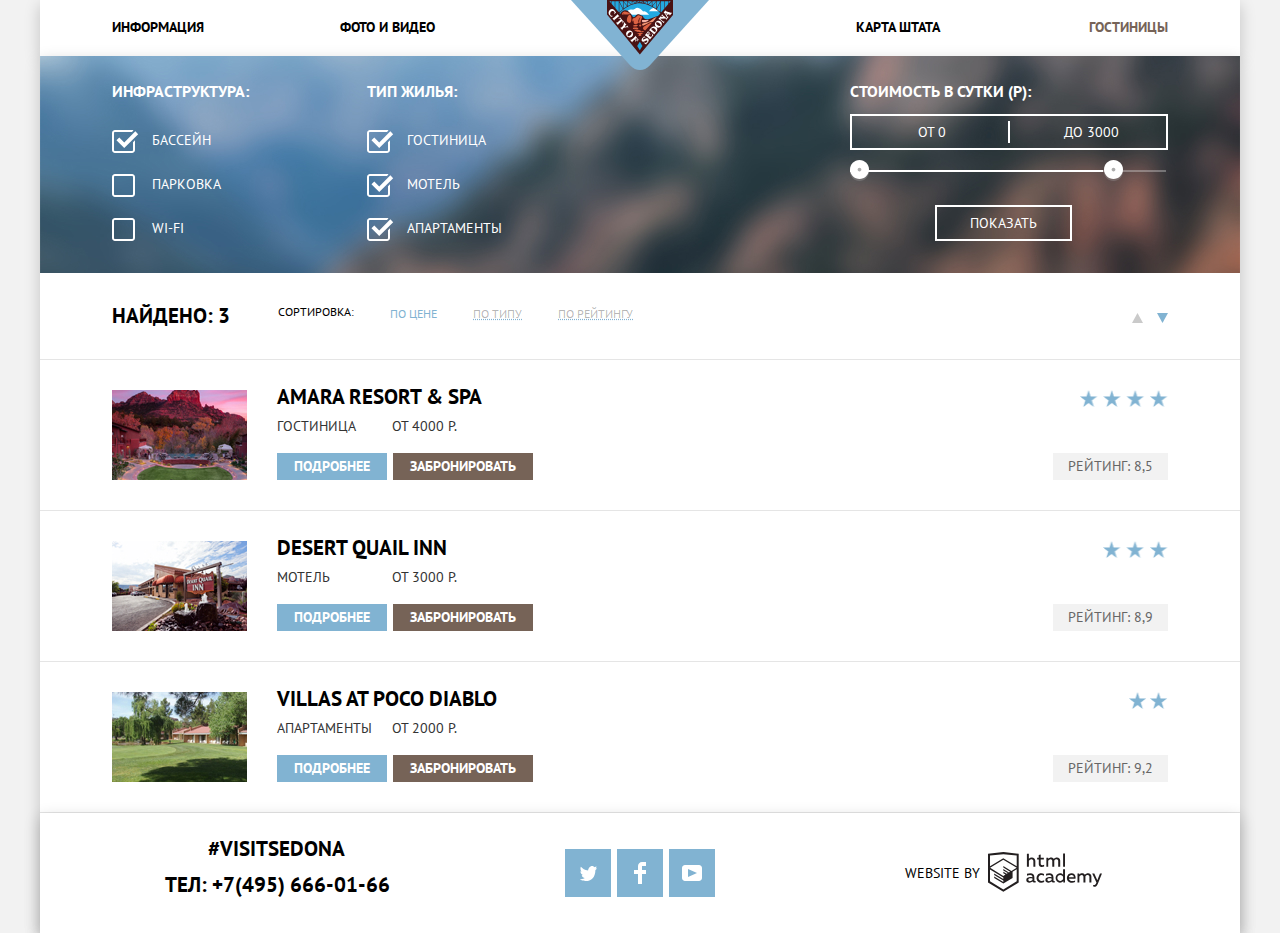
<file: catalog.html>
<!DOCTYPE html>
<html class="page" lang="ru">
	<head>
		<meta charset="utf-8">
		<title>HTML Academy: Седона</title>
		<link rel="stylesheet" href="css/normalize.min.css">
		<link rel="stylesheet" href="css/style.min.css">  
		<link rel="icon" href="favicon.ico">
		<link rel="icon" href="img/favicon-152.svg" type="image/svg+xml">
		<link rel="apple-touch-icon" href="img/favicon-180.png">
		<link rel="manifest" href="manifest.webmanifest">
	</head>
	<body class="page-body">
		<header class="main-header">
		<nav class="main-nav">
			<a  class="main-logo" href="index.html">
				<img src="img/logo.svg" width="138" height="70" alt="Логотип Седона">
			</a>
				<ul class="site-nav">
					<li class="site-nav-link"><a href="blank.html">Информация</a></li>
					<li class="site-nav-link"><a href="blank.html">Фото и видео</a></li>
					<li class="site-nav-link"><a href="blank.html">Карта штата</a></li>
					<li class="site-nav-link site-nav-link-current"><a href="catalog.html">Гостиницы</a></li>
				</ul>
			</nav>
		</header>

		<main class="page-catalog container">
		 <h1 class="visually-hidden">Поиск гостиницы</h1>

			<div class="catalog-img">
				<section class="filters">
					<h2 class="visually-hidden">Фильтр жилья</h2> 
				
				 <form class="filter" method="get" action="https://echo.htmlacademy.ru/" target="_blank">
						<fieldset class="infrastructure">
							<legend>Инфраструктура:</legend>
								<ul class="filter-list">
									<li class="filter-option">
										<input class="visually-hidden filter-checkbox" type="checkbox" name="pool" id="filter-pool" checked>
										<label for="filter-pool">Бассейн</label>
									</li>
									<li class="filter-option">
										<input class="visually-hidden filter-checkbox" type="checkbox" name="parking" id="filter-parking">
										<label for="filter-parking">Парковка</label>
									</li>
									<li class="filter-option">
										<input class="visually-hidden filter-checkbox" type="checkbox" name="wifi" id="filter-wifi">
										<label for="filter-wifi">WI-FI</label>
									</li>
								</ul>
						 </fieldset>
						
						 <fieldset class="house">
							<legend>Тип жилья:</legend>
								<ul class="filter-list">
									<li class="filter-option">
										<input class="visually-hidden filter-checkbox" type="checkbox" name="hotel" id="filter-hotel" checked>
										<label for="filter-hotel">Гостиница</label>
									</li>
									<li class="filter-option">
										<input class="visually-hidden filter-checkbox" type="checkbox" name="motel" id="filter-motel" checked>
										<label for="filter-motel">Мотель</label>
									</li>
									<li class="filter-option">
										<input class="visually-hidden filter-checkbox" type="checkbox" name="apartments" id="filter-apartments" checked>
										<label for="filter-apartments">Апартаменты</label>
									</li>
								</ul>
						 </fieldset>

						 <fieldset class="price">
							 <legend>Стоимость в сутки (р):</legend>  
								<div class="filter-cost">
									<label for="filter-cost-min">От</label>
									 <input type="text" name="cost-min" id="filter-cost-min" placeholder="0">
								 <label for="filter-cost-max">До</label>
								 <input type="text" name="cost-max" id="filter-cost-max" placeholder="3000">
							</div>

							<div class="range-controls">
								<div class="scale">
									<div class="bar"></div>
								</div>
								<div class="toggle toggle-min" tabindex="0" aria-label="Стоимость от"></div>
								<div class="toggle toggle-max" tabindex="0" aria-label="Стоимость до"></div>
							</div>

							<div class="filter-button">
								<button type="submit">Показать</button>
							</div>
						</fieldset>
				</form>
			</section>
		</div>

			<section class="catalog">
				<h2 class="visually-hidden">Найденные варианты</h2>
				<div class="sort">
					<span>Найдено: 3</span>
					<span>Сортировка:</span>
					<ul class="sort-list">
						<li class="sort-item"><button class="sort-text sort-text-current" type="button">По цене</button></li>
						<li class="sort-item"><button class="sort-text" type="button">По типу</button></li>
						<li class="sort-item"><button class="sort-text" type="button">По рейтингу</button></li>
					</ul>
					<span class="sort-dir">
						<a class="dir" href="#" aria-label="Сортировка по возрастанию">
							<svg width="11" height="10" viewBox="0 0 11 10" fill="none" xmlns="http://www.w3.org/2000/svg">
								<path d="M5.5 0L0 10H11L5.5 0Z" fill="#CACACA"/>
							</svg>
						</a>
						<a class="dir dir-current" href="#" aria-label="Сортировка по убыванию">
							<svg width="11" height="10" viewBox="0 0 11 10" fill="none" xmlns="http://www.w3.org/2000/svg">
								<path d="M5.5 10L0 0H11" fill="#81B3D2"/>
							</svg>
						</a>
					</span>
				</div>

				<div class="catalog-hotels">
					<ul class="catalog-list">
						<li class="catalog-item">
							<div class="catalog-hotels-img">
								<img src="img/hotel-amara.jpg" width="135" height="90" alt="Hotel Amara Resort">
							</div>
							<div class="catalog-hotels-info">
								<a href="#">AMARA RESORT &amp; SPA</a>
								<p>
								 <span>Гостиница</span>
								 <span>От 4000 р.</span>
								</p>
								<div class="catalog-hotels-button">
								 <button class="catalog-hotels-button-more" type="button">Подробнее</button>
								 <button class="catalog-hotels-button-book" type="button">Забронировать</button>
								</div>
							</div>
							<div class="rating">
								<span class="rating-star-four"></span>
								<p class="rating-text">
									Рейтинг: 8,5
								</p>
							</div>
						</li>

						<li class="catalog-item">
							<div class="catalog-hotels-img">
								<img src="img/hotel-desert.jpg" width="135" height="90" alt="Motel Desert Quatl Inn">
							</div>
							<div class="catalog-hotels-info">
								<a href="#">DESERT QUAIL INN</a>
								<p>
									<span>Мотель</span>
									<span>От 3000 р.</span>
								</p>
								<div class="catalog-hotels-button">
									<button class="catalog-hotels-button-more" type="button">Подробнее</button>
									<button class="catalog-hotels-button-book" type="button">Забронировать</button>
								</div>
							</div>
							<div class="rating">
								<span class="rating-star-three"></span>
								<p class="rating-text">
									Рейтинг: 8,9
								</p>
							</div>
						</li>

						<li class="catalog-item">
							<div class="catalog-hotels-img">
								<img src="img/hotel-villas.jpg" width="135" height="90" alt="Villas At Poco Diablo">
							</div>
							<div class="catalog-hotels-info">
								<a href="#">VILLAS AT POCO DIABLO</a>
								<p>
									<span>Апартаменты</span>
									<span>От 2000 р.</span>
								</p>
								<div class="catalog-hotels-button">
									<button class="catalog-hotels-button-more" type="button">Подробнее</button>
									<button class="catalog-hotels-button-book" type="button">Забронировать</button>
								</div>
							</div>
							<div class="rating">
								<span class="rating-star-two"></span>
								<p class="rating-text">
									Рейтинг: 9,2
								</p>
							</div>
						</li>
					</ul>
				</div>
			</section>
		
			 <footer class="footer">
				<section class="footer-contacts">
					<h2 class="visually-hidden">Контакты</h2>
						<p class="footer-text">#VISITSEDONA</p>
						<p class="footer-phone">ТЕЛ: <a href="tel:+74956660166">+7(495) 666-01-66</a></p>
				</section>
				
				<section class="footer-social"> 
					<h2 class="visually-hidden">Соцсети</h2>
					<ul class="social-list">
						<li class="social-item">
							<a class="social social-twitter" href="#"><span class="visually-hidden">Twitter</span>
								<svg width="17" height="17" viewBox="0 0 17 17" fill="none" xmlns="http://www.w3.org/2000/svg">
									<path d="M10.95 1.14409C12.635 0.648089 13.934 1.41409 14.527 2.32309C15.2 2.09209 15.858 1.84209 16.538 1.61509C16.5249 2.30145 16.2117 2.94761 15.681 3.38309C16.366 3.55309 16.985 2.89209 16.985 2.89209C16.816 3.89209 15.979 4.68009 15.422 4.91609C15.191 11.6661 12.247 16.1331 5.34498 15.9981H4.89898C4.48898 15.9981 0.734977 15.5381 0.000976562 14.1111C2.27198 14.3071 3.89398 13.6891 4.69398 12.9341C3.73398 12.6341 2.01498 12.4571 1.71498 9.98409C2.06398 10.0901 2.27898 10.2121 2.90498 10.1031C1.70498 9.24709 0.373977 8.53009 0.447977 6.33009C0.732977 6.65809 1.51498 6.86609 1.78798 6.80209C1.08498 6.56109 -0.182023 3.44209 0.893977 1.85009C2.71198 3.70409 4.62898 5.45609 8.04598 5.62309C8.25398 3.33009 9.18298 1.79309 10.95 1.14409Z" fill="white"/>
								</svg>
							</a>
						</li>
						<li class="social-item">
							<a  class="social social-facebook" href="#"><span class="visually-hidden">Facebook</span>
								<svg width="12" height="22" viewBox="0 0 12 22" fill="white" xmlns="http://www.w3.org/2000/svg">
									<path d="M12 4V0H8C5.79086 0 4 1.79086 4 4V8H0V12H4V22H8V12H12V8H8V4H12Z" fill="white"/>
								</svg>
							</a>
						</li>
						<li class="social-item">
							<a  class="social social-youtube" href="#"><span class="visually-hidden">Youtobe</span>
								<svg width="20" height="16" viewBox="0 0 20 16" fill="none" xmlns="http://www.w3.org/2000/svg">
									<path fill-rule="evenodd" clip-rule="evenodd" d="M3 0H17C18.65 0 20 1.35 20 3V13C20 14.65 18.65 16 17 16H3C1.35 16 0 14.65 0 13V3C0 1.35 1.35 0 3 0ZM6.027 4.002V11.998L15.014 8L6.027 4.002Z" fill="white"/>
								</svg>
							</a>                
						</li>
					</ul>
				</section>

				<section class="footer-copyright">
					<span>WEBSITE BY</span>
					<a class="link-copy" href="https://htmlacademy.ru/intensive/htmlcss">
						<svg width="115" height="41" viewBox="0 0 115 41" fill="none" xmlns="http://www.w3.org/2000/svg">
							<path fill-rule="evenodd" clip-rule="evenodd" d="M15.5197 1.05737H15.3509L0 2.71895V31.4945L15.3509 40.8382L30.7018 31.4945V2.71895L15.5197 1.05737ZM77.0183 2.62185H75.0876V15.7311H77.0183V2.62185ZM40.8619 2.63264V7.76843C41.6131 6.9864 42.6386 6.5436 43.7105 6.53843C44.6823 6.47908 45.6329 6.84495 46.3253 7.54479C47.0177 8.24462 47.3866 9.21244 47.3399 10.2068V15.7634H45.367V10.4658C45.4231 9.94897 45.2754 9.43059 44.9566 9.02553C44.6377 8.62047 44.174 8.36218 43.6683 8.3079H43.3518C42.3456 8.36979 41.4321 8.9295 40.9041 9.80764V15.7634H38.8995V2.63264H40.8619ZM77.0183 31.4837H75.2775V30.0595C74.4828 31.1353 73.23 31.7538 71.9119 31.7211C69.4751 31.5528 67.5825 29.4822 67.5825 26.9845C67.5825 24.4867 69.4751 22.4162 71.9119 22.2479C73.1195 22.2052 74.2818 22.7203 75.0771 23.6505V18.3205H77.0183V31.4837ZM47.0656 30.0595C47.263 30.0515 47.4583 30.0152 47.6459 29.9516V31.3866C47.2482 31.5404 46.826 31.6172 46.4009 31.6132C45.6482 31.6769 44.9394 31.2429 44.639 30.5342C43.7036 31.31 42.5302 31.7227 41.3261 31.6995C39.733 31.6995 38.256 30.804 38.256 28.9482C38.256 26.65 40.3661 25.9379 42.1702 25.9379C42.9402 25.9505 43.707 26.0408 44.4596 26.2076V25.884C44.4596 24.805 43.6578 23.9742 42.1491 23.9742C41.0585 23.9764 39.9804 24.2116 38.9839 24.6647V22.8305C40.0678 22.451 41.204 22.2506 42.3495 22.2371C44.8394 22.2371 46.3693 23.4455 46.3693 26.1753V29.4121C46.3546 29.5668 46.401 29.721 46.4981 29.8406C46.5951 29.9601 46.7349 30.035 46.8862 30.0487H47.0656V30.0595ZM40.2711 28.8403C40.298 29.229 40.4761 29.5905 40.7655 29.844C41.055 30.0974 41.4317 30.2217 41.8115 30.189H41.9275C42.8819 30.1906 43.7973 29.8022 44.4702 29.11V27.5779C43.842 27.4414 43.2026 27.3655 42.5605 27.3513C41.5055 27.3513 40.2817 27.7074 40.2817 28.8403H40.2711ZM56.0229 22.9384C55.1962 22.4632 54.2596 22.2246 53.3115 22.2479H52.9422C51.7332 22.2873 50.5891 22.8166 49.7619 23.7192C48.9347 24.6218 48.4923 25.8236 48.5321 27.06V27.5024C48.6957 30.0004 50.805 31.8921 53.2482 31.7318C54.2519 31.7555 55.2477 31.5452 56.1601 31.1168V29.2718C55.3769 29.7215 54.4945 29.9591 53.5963 29.9624C52.5199 30.0288 51.4963 29.4793 50.9385 28.5356C50.3806 27.5918 50.3806 26.4095 50.9385 25.4658C51.4963 24.522 52.5199 23.9725 53.5963 24.039C54.461 24.0357 55.3066 24.2989 56.0229 24.7942V22.9384ZM66.1514 30.0595C66.3488 30.0515 66.5441 30.0152 66.7317 29.9516V31.3866C66.334 31.5404 65.9118 31.6172 65.4867 31.6132C64.734 31.6769 64.0252 31.2429 63.7248 30.5342C62.7894 31.31 61.616 31.7227 60.4119 31.6995C58.8188 31.6995 57.3417 30.804 57.3417 28.9482C57.3417 26.65 59.4518 25.9379 61.256 25.9379C62.0259 25.9505 62.7928 26.0408 63.5454 26.2076V25.884C63.5454 24.805 62.7436 23.9742 61.2349 23.9742C60.1443 23.9764 59.0662 24.2116 58.0697 24.6647V22.8305C59.1536 22.451 60.2897 22.2506 61.4353 22.2371C63.9252 22.2371 65.455 23.4455 65.455 26.1753V29.4121C65.4404 29.5668 65.4868 29.721 65.5838 29.8406C65.6809 29.9601 65.8207 30.035 65.972 30.0487H66.1514V30.0595ZM59.855 29.8481C59.5632 29.5943 59.3837 29.2311 59.3569 28.8403H59.378C59.378 27.7074 60.5385 27.3513 61.6569 27.3513C62.299 27.3655 62.9383 27.4414 63.5665 27.5779V29.11C62.8937 29.8022 61.9782 30.1906 61.0239 30.189H60.9078C60.5263 30.2247 60.1469 30.1019 59.855 29.8481ZM69.3271 26.9305C69.3271 25.2859 70.6308 23.9526 72.239 23.9526L72.2601 24.0066C73.4742 24.0066 74.5742 24.7382 75.0665 25.8732V28.0311C74.5856 29.1871 73.4673 29.9296 72.239 29.9084C70.6308 29.9084 69.3271 28.5752 69.3271 26.9305ZM83.3486 22.2479C86.8408 22.2479 88.0541 25.1395 87.4844 27.7397H80.922C81.1436 29.3582 82.6839 30.0163 84.2876 30.0163C85.2509 30.0196 86.2027 29.8021 87.0729 29.3797V31.1061C86.0736 31.5421 84.9939 31.7519 83.9078 31.7211C81.2385 31.7211 78.8963 30.189 78.8963 26.9521C78.8362 25.7502 79.2482 24.5736 80.0408 23.6841C80.8334 22.7945 81.9408 22.2658 83.1165 22.2155H83.3486V22.2479ZM80.8693 26.1753C80.9704 24.8237 82.1216 23.8104 83.4436 23.9095H83.4858C84.1064 23.8531 84.7196 24.08 85.1612 24.5295C85.6028 24.979 85.8275 25.6051 85.7752 26.24H80.8693V26.1753ZM89.489 31.4621V22.4961H91.2298V23.575C91.9777 22.7197 93.041 22.2229 94.1628 22.2047C95.2951 22.1328 96.3712 22.7163 96.9482 23.7153C97.7407 22.8335 98.8477 22.3161 100.018 22.2803C100.952 22.2327 101.859 22.6011 102.507 23.2901C103.154 23.9792 103.478 24.9213 103.394 25.8732V31.4837H101.39V25.9271C101.437 25.4734 101.306 25.0191 101.024 24.6647C100.743 24.3104 100.336 24.0852 99.8917 24.039H99.6174C98.7512 24.0941 97.9525 24.536 97.4335 25.2474V31.4837H95.4289V25.9271C95.4728 25.47 95.3357 25.0139 95.0481 24.6611C94.7606 24.3082 94.3467 24.088 93.8991 24.0497H93.6881C92.7466 24.1344 91.8915 24.6449 91.3564 25.4416V31.5161H89.5312L89.489 31.4621ZM113.977 22.4745H111.972L109.324 29.2718L106.306 22.4853H104.196L108.417 31.5484L108.237 32.0016C107.72 33.3611 107.003 34.0516 106.053 34.0516C105.75 34.0548 105.447 34.0112 105.156 33.9221V35.6161C105.536 35.7125 105.926 35.7632 106.317 35.7671C107.646 35.7671 108.902 35.0226 109.851 32.6813L113.977 22.4745ZM52.689 6.78658V3.54974L50.7266 4.01369V6.73264H49.144V8.49132H50.7899V12.9905C50.7231 13.817 51.0244 14.6301 51.61 15.2038C52.1955 15.7775 53.0028 16.0505 53.8073 15.9468C54.5996 15.9535 55.3875 15.8259 56.139 15.5692V13.8429C55.5727 14.0781 54.9672 14.199 54.356 14.199C53.2165 14.199 52.689 13.8105 52.689 12.6237V8.5129H55.8541V6.78658H52.689ZM58.3862 15.7526V6.75421H60.1376V7.83316C60.8811 6.97655 61.9403 6.476 63.0601 6.45211C64.1624 6.38099 65.2146 6.93142 65.8032 7.88711C66.5958 7.00534 67.7028 6.48794 68.8734 6.45211C69.8138 6.41462 70.7233 6.79859 71.364 7.50353C72.0046 8.20846 72.3126 9.16418 72.2073 10.1205V15.7418H70.2028V10.1853C70.2499 9.73151 70.1184 9.27721 69.8373 8.92287C69.5561 8.56853 69.1485 8.34334 68.7046 8.29711H68.4619C67.5957 8.35228 66.797 8.7942 66.278 9.50553V15.7418H64.2734V10.1853C64.3206 9.73151 64.1891 9.27721 63.9079 8.92287C63.6268 8.56853 63.2191 8.34334 62.7752 8.29711H62.5326C61.5911 8.38181 60.736 8.89229 60.2009 9.68895V15.7634H58.3862V15.7526ZM28.6972 30.3033L28.7078 30.2968L28.6972 30.3184V30.3033ZM28.6972 18.3205V30.3033L15.3509 38.4321L2.00459 30.3184V18.5147L15.2876 26.6068V28.0311L6.18257 22.5284V23.9418L15.3404 29.5632V31.0629L6.19312 25.4955V26.9521L15.3509 32.5734L24.5826 26.9197V20.8129L28.6972 18.3205ZM28.7078 16.7776L25.0362 18.9355L23.3482 20.0145L15.3087 15.0837V16.4971L22.156 20.7266L22.0083 20.8237L20.9532 21.4063L15.2876 17.9537V19.3995L19.761 22.1184L18.706 22.8413L15.3298 20.7913V22.2047L17.5454 23.5426L15.2982 24.9021L2.11009 16.864L15.3087 8.72869L28.7078 16.7776ZM15.2876 7.27211L28.7078 15.3534V4.56395L15.3615 3.12895L2.01514 4.56395V15.3534L15.2876 7.27211Z" fill="#231F20"/>
						</svg>
					</a>
				</section>
			</footer>
		</main>
	</body>
</html>
</file>
<file: css/style.min.css>
@-webkit-keyframes reverse{0%{-webkit-transform:translateY(-395px);transform:translateY(-395px)}to{-webkit-transform:translateY(0);transform:translateY(0)}}@keyframes reverse{0%{-webkit-transform:translateY(-395px);transform:translateY(-395px)}to{-webkit-transform:translateY(0);transform:translateY(0)}}@-webkit-keyframes reverse-up{0%{-webkit-transform:translateY(0);transform:translateY(0)}to{-webkit-transform:translateY(-395px);transform:translateY(-395px)}}@keyframes reverse-up{0%{-webkit-transform:translateY(0);transform:translateY(0)}to{-webkit-transform:translateY(-395px);transform:translateY(-395px)}}@font-face{font-family:"PTSans";src:local("PTSans"),url(../fonts/PTSans.woff2) format("woff2"),url(../fonts/PTSans.woff) format("woff");font-weight:400;font-style:normal}@font-face{font-family:"PTSans";src:local("PTSans-Bold"),url(../fonts/PTSans-Bold.woff2) format("woff2"),url(../fonts/PTSans-Bold.woff) format("woff");font-weight:700;font-style:normal}:root{--basic-accent-black:#000000;--basic-black:#333333;--basic-white:#FFFFFF;--basic-light:#81B3D2;--basic-light-hover:#669EC0;--basic-light-active:#5496BD;--basic-dark:#766357;--basic-dark-hover:#604E43;--basic-dark-active:#503E33;--basic-neutral:#EEEEEE;--basic-light-neutral:#F2F2F2;--light-neutral-hover:#EBEBEB;--light-neutral-focus:#E5E5E5;--accent-dark-neutral:#6A6A6A;--accent-extra-neutral:#666666;--accent-light-neutral:#CACACA;--special:#A9A9A9;--special-dark:#231F20;--special-active:#BDBBBC;--basic-black-opacity:rgba(0, 0, 0, 0.3);--basic-white-opacity:rgba(255, 255, 255, 0.3);--basic-shadow:rgba(0, 1, 1, 0.2)}.page{height:100%}.page-body{min-width:1280px;margin:0;padding:0;font-family:"PTSans","Arial",sans-serif;font-size:14px;line-height:21px;color:var(--basic-black);text-transform:uppercase;background-color:var(--basic-light-neutral);min-height:100%;display:-ms-grid;display:grid;-ms-grid-rows:-webkit-min-content 1fr -webkit-min-content;-ms-grid-rows:min-content 1fr min-content;grid-template-rows:-webkit-min-content 1fr -webkit-min-content;grid-template-rows:min-content 1fr min-content;-ms-flex-line-pack:start;align-content:start;position:relative}a{text-decoration:none}img{max-width:100%;height:auto}.visually-hidden{position:absolute;width:1px;height:1px;margin:-1px;border:0;padding:0;white-space:nowrap;-webkit-clip-path:inset(100%);clip-path:inset(100%);clip:rect(0 0 0 0);overflow:hidden}.main-header{width:1200px;margin:0 auto;-webkit-box-shadow:0 5px 15px var(--basic-shadow);box-shadow:0 5px 15px var(--basic-shadow)}.main-nav{line-height:26px;font-weight:700;color:var(--basic-accent-black);background-color:var(--basic-white);display:-webkit-box;display:-ms-flexbox;display:flex;-ms-flex-wrap:wrap;flex-wrap:wrap;-webkit-box-orient:vertical;-webkit-box-direction:normal;-ms-flex-direction:column;flex-direction:column}.main-logo{-ms-flex-item-align:center;-ms-grid-row-align:center;align-self:center;width:138px;text-align:center;position:absolute;z-index:1}.site-nav{margin:0;padding:0;min-height:56px}.features-list,.site-nav{list-style:none;display:-webkit-box;display:-ms-flexbox;display:flex;-ms-flex-wrap:wrap;flex-wrap:wrap;-webkit-box-pack:justify;-ms-flex-pack:justify;justify-content:space-between}.site-nav-link{width:200px;padding-top:14px}.site-nav-link:nth-child(1){padding-left:72px;text-align:left}.site-nav-link:nth-child(2){text-align:left}.site-nav-link:nth-child(3){text-align:right;margin-left:172px}.site-nav-link:nth-child(4){text-align:right;padding-right:72px}.site-nav a{color:var(--basic-accent-black)}.site-nav a:hover{color:var(--basic-light)}.site-nav a:active{opacity:30%}.site-nav-link-current a{color:var(--basic-dark)}.container{width:1200px;margin:0 auto;padding:0;-webkit-box-shadow:0 5px 15px var(--basic-shadow);box-shadow:0 5px 15px var(--basic-shadow)}.main-img{background-image:url(../img/background-index.jpg);background-color:var(--special);width:1200px;height:509px;position:relative}.main-img::before{content:"";background-image:url(../img/shape.png);position:absolute;width:1200px;height:57px;bottom:-1px}.main-img-welcome{width:456px;height:350px;position:absolute;margin:auto;top:-7px;left:0;bottom:0;right:0}.slogan{background-color:var(--basic-white);text-align:center;min-height:216px}.slogan-title{font-size:21px;line-height:26px;font-weight:700;color:var(--basic-accent-black);margin:0;padding-top:42px;padding-bottom:43px}.slogan-text{line-height:26px;padding-bottom:50px;margin:0}.advantage{background-color:var(--basic-light);color:var(--basic-white);display:-webkit-box;display:-ms-flexbox;display:flex;text-align:center}.advantage-content{padding-top:25px;padding-bottom:25px;width:400px}.advantage-title{font-size:21px;font-weight:700;margin-bottom:26px}.advantage-text{margin-top:24px}.advantage-img{background-color:var(--special);width:800px;height:256px}.features{background-color:var(--basic-white);min-height:330px}.features-item h3{margin-top:100px}.features-item:nth-child(1)::before,.features-item:nth-child(2)::before{content:"";position:absolute;background-image:url(../img/decoration/icon-house.svg);width:75px;height:72px;margin-left:-38px;margin-top:5px}.features-item:nth-child(2)::before{background-image:url(../img/decoration/icon-food.svg);height:70px}.features-item:nth-child(3)::before{content:"";position:absolute;background-image:url(../img/decoration/icon-gift.svg);width:64px;height:77px;margin-left:-32px}.advantage-item-other h3,.features-item h3{font-size:21px;font-weight:700;color:var(--basic-accent-black)}.features-item h3{padding-top:3px}.features-item p{padding-top:5px}.features-list{margin:0;padding:0;display:-ms-grid;display:grid;-ms-grid-columns:1fr 1fr 1fr;grid-template-columns:1fr 1fr 1fr}.features-item{position:relative;text-align:center;padding-top:55px}.advantage-other{background-color:var(--basic-neutral);position:relative;z-index:2}.advantage-list-other{margin:0;padding:0;display:-ms-grid;display:grid;-ms-grid-columns:1fr 1fr 1fr;grid-template-columns:1fr 1fr 1fr;text-align:center;list-style-type:none}.advantage-item-other{padding-top:25px;padding-bottom:40px}.advantage-item-other h3{margin-bottom:26px}.advantage-item-other p{margin-top:24px}.search{display:-ms-grid;display:grid;-ms-grid-rows:290px 0 1fr 594px;grid-template-rows:290px 0 1fr 594px;position:relative}.form-wrapper,.search,.search-wrapper{background-color:var(--basic-white)}.search-wrapper{text-align:center;padding-top:26px;padding-bottom:110px;position:relative;z-index:2}.form-wrapper{top:290px;left:316px;width:568px;position:absolute;z-index:1;display:none}.search-lead{font-size:30px;line-height:24px;font-weight:700;color:var(--basic-accent-black);padding-right:10px}.search-info{line-height:24px;margin:0;padding:3px 0 0}.search-item{margin-bottom:30px;position:relative;display:-webkit-box;display:-ms-flexbox;display:flex;-webkit-box-align:baseline;-ms-flex-align:baseline;align-items:baseline;-webkit-box-pack:justify;-ms-flex-pack:justify;justify-content:space-between}.search-form-wrapper{width:460px;padding:55px}.popup-close,.popup-show{display:block;-webkit-animation-name:reverse;animation-name:reverse;-webkit-animation-duration:1s;animation-duration:1s}.popup-close{-webkit-transform:translateY(-395px);-ms-transform:translateY(-395px);transform:translateY(-395px);-webkit-animation-name:reverse-up;animation-name:reverse-up}.search-date-input[value]{padding-left:12px;padding-bottom:0;padding-top:0}.calendar{background-color:transparent;border:0;position:absolute;right:0;bottom:0;height:100%;width:38px;cursor:pointer}.calendar:hover path,.minus:hover rect,.plus:hover path{fill:var(--basic-accent-black)}.calendar:focus path,.minus:focus rect,.plus:focus path{fill:var(--basic-light)}.wrapper-plus-minus{position:relative;width:114px}.minus,.plus{background-color:transparent;border:0;position:absolute;height:100%;width:38px;cursor:pointer}.adults-minus,.child-minus{left:0;top:-3px}.adults-plus,.child-plus{right:0;top:0}.button{font-size:21px;text-transform:uppercase;line-height:26px;border:0;font-weight:700;cursor:pointer}.button-modal{color:var(--basic-white);background-color:var(--basic-dark);width:568px;height:86px;display:block;-webkit-box-sizing:border-box;box-sizing:border-box;text-align:center;padding-top:30px;position:absolute;top:205px;left:316px}.button-modal:hover{background-color:var(--basic-dark-hover)}.button-modal:focus{background-color:var(--basic-dark-active)}.button-search{color:var(--basic-white);background-color:var(--basic-light);width:458px;height:58px;margin-top:24px}.button-search:hover{background-color:var(--basic-light-hover)}.button-search:focus{background-color:var(--basic-light-active)}.button-modal:active,.button-search:active{mix-blend-mode:normal;color:var(--basic-white-opacity)}.search-date-input{height:38px}.quantity,.quantity-input,.search-date,.search-date-input{line-height:26px;font-weight:700;color:var(--basic-accent-black);text-transform:uppercase;border:0;padding:0}.quantity,.quantity-input,.search-date-input{margin:0}.quantity-input,.search-date-input{background-color:var(--basic-light-neutral)}.quantity,.search-date{background-color:var(--basic-white)}.search-date{margin:0 -9px 0 0;min-width:121px}.search-date-input{width:346px}.quantity-input{text-align:center;width:114px;height:38px}.quantity-input:hover,.search-date-input:hover{background-color:var(--light-neutral-hover)}.quantity-input:focus,.search-date-input:focus{background-color:var(--basic-white);border:3px;border-color:var(--light-neutral-focus)}.map{background-color:var(--special-active);width:1199px;height:594px;display:-webkit-box;display:-ms-flexbox;display:flex;position:relative}.map iframe{position:absolute}.page-catalog{display:-ms-grid;display:grid;-ms-grid-rows:auto 1fr;grid-template-rows:auto 1fr;-ms-flex-line-pack:start;align-content:start;position:relative}.catalog-img{background-color:var(--special-active);background-image:url(../img/background-catalog.jpg);background-size:cover;background-position:top center;background-repeat:repeat;padding:25px 72px 11px}.filter-list{list-style:none;margin:0;padding:0}.filter-option{padding-bottom:23px}.filter,.filter-option label{display:-webkit-box;display:-ms-flexbox;display:flex}.filters{margin:0;padding:0}.infrastructure{width:200px;margin:0 55px 0 0}.house,.infrastructure,.price{padding:0;border:0}.house{width:200px;margin:0}.price{margin:0 0 0 auto}.filter{color:var(--basic-white)}.filter legend{font-size:16px;line-height:21px;font-weight:700;margin:0;padding:0 0 28px}.price legend{padding-bottom:12px}.filter-option label{font-size:14px;line-height:21px;font-weight:400;cursor:pointer;-webkit-user-select:none;-moz-user-select:none;-ms-user-select:none;user-select:none;position:relative;padding-left:40px;-webkit-box-align:baseline;-ms-flex-align:baseline;align-items:baseline}.filter-checkbox+label::before{content:"";position:absolute;background-image:url(../img/decoration/icon-checkbox-off.svg);width:23px;height:23px;margin-left:-40px}.filter-checkbox:focus-visible+label::before{outline:2px solid var(--basic-white);outline-style:dotted}.filter-checkbox:checked+label::before{content:"";position:absolute;background-image:url(../img/decoration/icon-checkbox-on.svg);width:27px;height:23px}.filter-checkbox:disabled+label::before{content:"";position:absolute;background-image:url(../img/decoration/icon-checkbox-off-disabled.svg);width:23px;height:23px}.filter-checkbox:checked:disabled+label::before{content:"";position:absolute;background-image:url(../img/decoration/icon-checkbox-on-disabled.svg);width:27px;height:23px}.filter-cost{border:2px solid var(--basic-white);width:314px;height:32px;position:relative;margin:0;padding:0}.filter-cost::after{content:"";position:absolute;width:2px;height:22px;background-color:var(--basic-white);margin-left:auto;margin-right:auto;left:0;right:0;bottom:5px}.filter-cost input{background:0 0;color:var(--basic-white);text-transform:uppercase;width:70px;margin:0;border:0;padding:8px 0 0}.filter-cost input::-webkit-input-placeholder{color:var(--basic-white);opacity:1}.filter-cost input::-moz-placeholder{color:var(--basic-white);opacity:1}.filter-cost input:-ms-input-placeholder{color:var(--basic-white);opacity:1}.filter-cost input::-ms-input-placeholder{color:var(--basic-white);opacity:1}.filter-cost input::placeholder{color:var(--basic-white);opacity:1}.filter-cost label:first-of-type{padding-left:66px}.filter-cost label:last-of-type{padding-left:52px}.range-controls{height:20px;width:316px;padding-top:20px;position:relative}.range-controls .bar,.range-controls .scale{width:80%;height:2px;background:var(--basic-white)}.range-controls .bar{width:20%;opacity:30%;position:absolute;right:0}.range-controls .toggle{background-image:url(../img/decoration/icon-toggle.svg);background-repeat:no-repeat;width:19px;height:21px;position:absolute;left:0;top:10px;cursor:pointer}.range-controls .toggle:hover{-webkit-transform:scale(1.2);-ms-transform:scale(1.2);transform:scale(1.2)}.range-controls .toggle-max{left:254px}.filter-button{display:-webkit-box;display:-ms-flexbox;display:flex;padding-top:15px}.filter-button button{margin-left:85px;padding:0;background:0 0;color:var(--basic-white);text-transform:uppercase;border:2px solid var(--basic-white);width:137px;height:36px;cursor:pointer}.filter-button button:hover{background-color:var(--basic-white);color:var(--basic-accent-black)}.filter-button button:focus-visible{outline:2px solid var(--basic-white);outline-style:dotted}.catalog{background-color:var(--basic-white)}.sort{display:-webkit-box;display:-ms-flexbox;display:flex;-ms-flex-wrap:wrap;flex-wrap:wrap;margin:0;padding:30px 72px}.sort span:nth-child(1){font-size:21px;line-height:26px;font-weight:700;color:var(--basic-accent-black);padding-right:48px}.sort span:nth-child(2),.sort-text{font-size:12px;line-height:18px;color:var(--basic-accent-black);padding-right:30px}.sort-list{list-style:none;display:-webkit-box;display:-ms-flexbox;display:flex;margin:0;padding:0}.sort-item{width:auto;padding-left:6px;margin-right:30px}.sort-dir{margin-left:auto;padding-top:5px}.dir{width:11px;height:10px;padding-left:10px}.dir path{fill:var(--accent-light-neutral)}.dir:hover path{fill:var(--basic-accent-black)}.dir-current path,.dir:active path,.link-copy:hover path{fill:var(--basic-light)}.sort-list button{border:0;text-transform:uppercase;background-color:var(--basic-white);cursor:pointer;padding:0;margin:0}.sort-text{text-decoration:underline;-webkit-text-decoration-style:dotted;text-decoration-style:dotted;-webkit-text-decoration-color:var(--basic-light);text-decoration-color:var(--basic-light);color:var(--basic-black-opacity)}.sort-text-current{text-decoration:none;cursor:text}.catalog-item a:hover,.sort-text-current,.sort-text:hover{color:var(--basic-light)}.sort-text:active{color:var(--basic-accent-black);text-decoration:none}.sort-text:disabled{text-decoration:none;color:var(--basic-light)}.catalog-hotels-img{background-color:var(--special-active);width:135px;height:90px}.catalog-list{list-style:none;margin:0;padding:0}.catalog-hotels-info{padding-left:30px}.catalog-hotels-info p{padding:0;margin:0 0 16px}.catalog-hotels-info span:last-child{position:absolute;left:352px}.rating{-ms-grid-column-align:end;justify-self:end}.rating-text{background-color:var(--basic-light-neutral);color:var(--accent-extra-neutral);padding:3px 15px;position:relative;top:32px}.rating-star-five,.rating-star-four,.rating-star-one,.rating-star-three,.rating-star-two{background-image:url(../img/decoration/icon-star.png);background-repeat:repeat-x;max-width:18px;height:17px;display:-webkit-box;display:-ms-flexbox;display:flex;margin-left:auto}.rating-star-five,.rating-star-four,.rating-star-three,.rating-star-two{background-repeat:space;background-size:18px 17px;max-width:39px}.rating-star-five,.rating-star-four,.rating-star-three{max-width:65px}.rating-star-five,.rating-star-four{max-width:88px}.rating-star-five{max-width:105px}.catalog-item{display:-ms-grid;display:grid;-ms-grid-columns:135px 1fr 135px;grid-template-columns:135px 1fr 135px;margin:0;padding:30px 72px;border-top:1px solid var(--light-neutral-focus)}.catalog-list:last-child{border-bottom:1px solid var(--light-neutral-focus)}.catalog-item a{font-size:21px;line-height:26px;font-weight:700;position:relative;top:-6px}.catalog-item a:active{opacity:30%}.catalog-hotels-button-book,.catalog-hotels-button-more{text-transform:uppercase;font-weight:700;color:var(--basic-white);border:0;padding:3px 17px;cursor:pointer;height:27px}.catalog-hotels-button-more{background-color:var(--basic-light);margin-right:2px}.catalog-hotels-button-more:hover{background-color:var(--basic-light-hover)}.catalog-hotels-button-more:active{background-color:var(--basic-light-active);color:var(--basic-white-opacity)}.catalog-hotels-button-book{background-color:var(--basic-dark)}.catalog-hotels-button-book:hover{background-color:var(--basic-dark-hover)}.catalog-hotels-button-book:active{background-color:var(--basic-dark-active);color:var(--basic-white-opacity)}.footer{background-color:var(--basic-white);color:var(--basic-accent-black);width:1200px;margin:0 auto;padding:0;display:-ms-grid;display:grid;-ms-grid-columns:1fr 1fr 1fr;grid-template-columns:1fr 1fr 1fr;-webkit-box-shadow:0 5px 15px var(--basic-shadow);box-shadow:0 5px 15px var(--basic-shadow)}.footer-main{position:absolute;margin:auto;bottom:0;left:0;right:0}.footer-contacts{font-size:21px;line-height:26px;font-weight:700;width:327px;margin:0;padding:0 0 0 72px}.footer-text{margin:0;padding-top:23px;padding-left:96px;padding-bottom:10px}.footer-phone{padding-left:53px;margin:0}.catalog-item a,.catalog-item a:active,.footer-phone a{color:var(--basic-accent-black)}.footer-social{text-align:center;width:400px;-ms-grid-column-align:center;justify-self:center}.social-list{list-style:none;display:-webkit-box;display:-ms-flexbox;display:flex;-ms-flex-wrap:wrap;flex-wrap:wrap;-webkit-box-pack:center;-ms-flex-pack:center;justify-content:center;margin:0;padding:36px 0}.social-item:not(:last-child){margin-right:6px}.footer-copyright{line-height:26px;color:var(--basic-accent-black);width:400px;height:100%;justify-self:end;display:-webkit-box;display:-ms-flexbox;display:flex;-webkit-box-align:center;-ms-flex-align:center;align-items:center}.footer-copyright span{padding-right:8px;padding-left:65px}.social{width:46px;height:48px;background-color:var(--basic-light)}.social-facebook,.social-twitter,.social-youtube{background-color:var(--basic-light);display:-webkit-box;display:-ms-flexbox;display:flex;-webkit-box-align:center;-ms-flex-align:center;align-items:center;-webkit-box-pack:center;-ms-flex-pack:center;justify-content:center}.social-twitter:hover{background-color:var(--basic-light-hover)}.social-twitter:active{background-color:var(--basic-light-active);fill-opacity:30%}.social-facebook:hover{background-color:var(--basic-light-hover)}.social-facebook:active{background-color:var(--basic-light-active);fill-opacity:30%}.social-youtube:hover{background-color:var(--basic-light-hover)}.social-youtube:active{background-color:var(--basic-light-active);fill-opacity:30%}.link-copy{padding-top:5px}.link-copy:focus path{fill:var(--special-active)}.title-blank{text-align:center;padding-top:100px}
</file>
